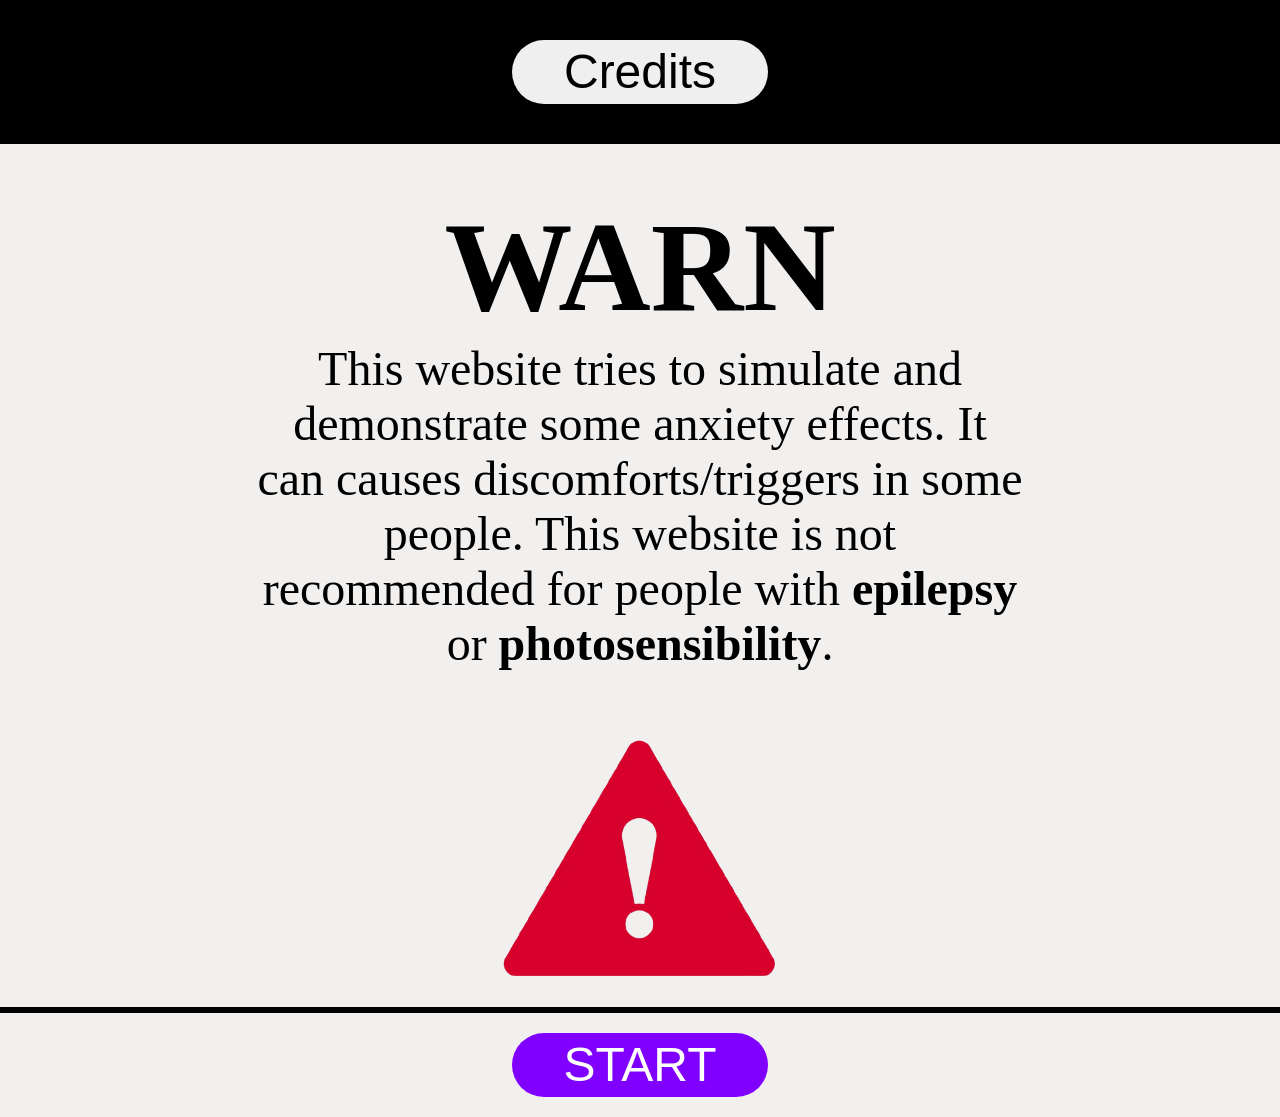
<file: index.html>
<!DOCTYPE html>
<html lang="en">
<head>
    <meta charset="UTF-8">
    <meta name="viewport" content="width=device-width, initial-scale=1.0">
    <title>Website About Anxiety</title>
    <link rel="stylesheet" href="./src/styles/style.home.css">
</head>
<body>
    <div class="navbar">
        <button class="button-credits"><a href="./credits.html">Credits</a></button>
    </div>
    <h1>WARN</h1>

    <p>
        
        This website tries to simulate and demonstrate some anxiety effects.
        It can causes discomforts/triggers in some people.
        This website is not recommended for people with <span class="bold">epilepsy</span> or <span class="bold">photosensibility</span>.

    </p>

    <img src="../src/img/Warn.png" alt="">
    <div class="line">
        <button class="start"><a href="./pages/games/mg1/minigame1.html">START</a></button>
    </div>
        
</body>
</html>
</file>
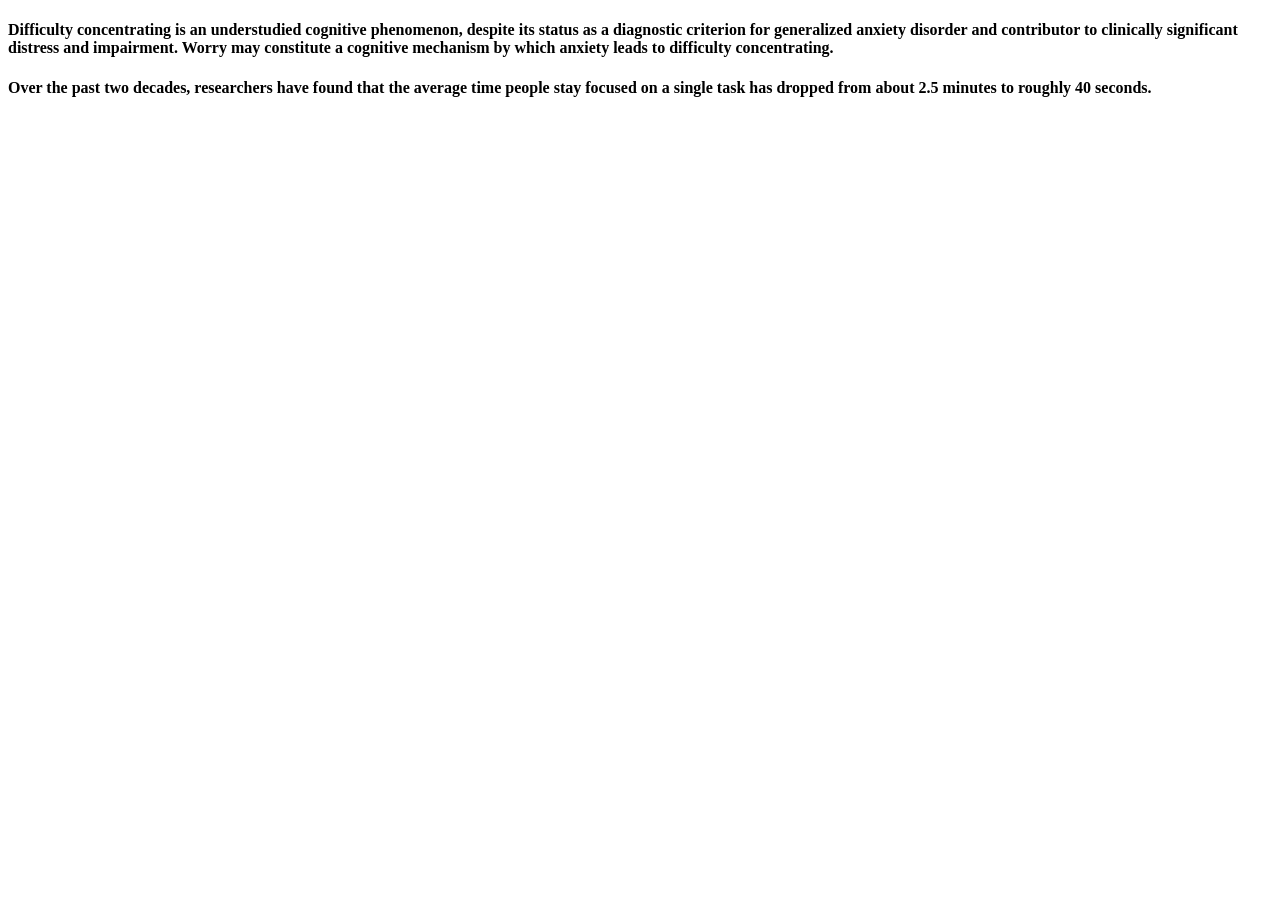
<file: textPage/mainPage.html>
<!DOCTYPE html>
<html lang="en">
<head>
    <meta charset="UTF-8">
    <meta name="viewport" content="width=device-width, initial-scale=1.0">
    <title>Document</title>
</head>
<body>
    
    <h4>
        
        Difficulty concentrating is an understudied cognitive phenomenon,
        despite its status as a diagnostic criterion for generalized anxiety
        disorder and contributor to clinically significant distress and impairment.
        Worry may constitute a cognitive mechanism by which
        anxiety leads to difficulty concentrating.
    
    </h4>

    <h4>

        Over the past two decades, researchers have found that the average
        time people stay focused on a single task has dropped from
        about 2.5 minutes to roughly 40 seconds.

    </h4>

</body>
</html>
</file>
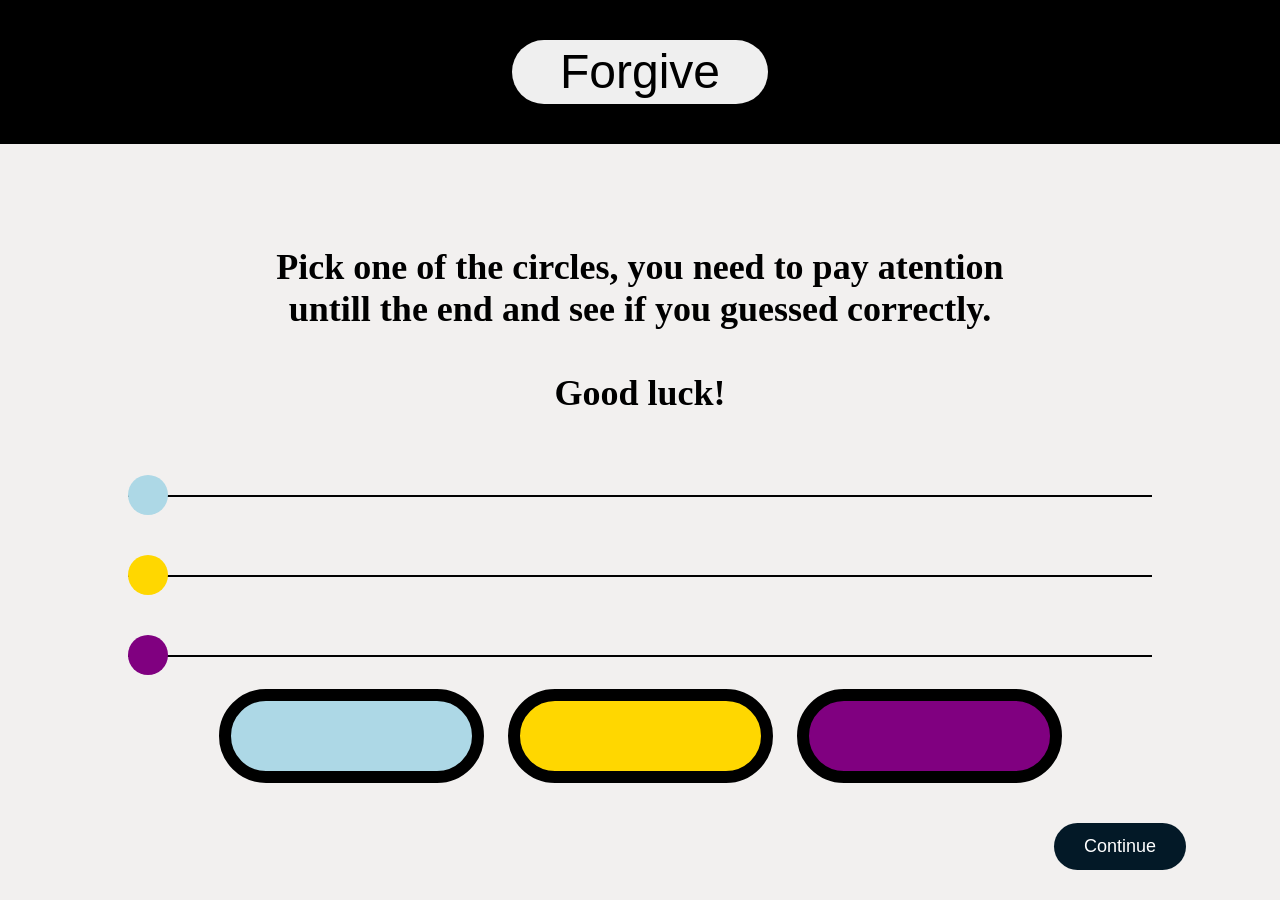
<file: minigames/mg1/minigame1.html>
<!doctype html>
<html lang="en">
  <head>
    <meta charset="UTF-8" />
    <meta name="viewport" content="width=device-width, initial-scale=1.0" />
    <title>Corrida das Cores</title>
    <link rel="stylesheet" href="./minigame1.css" />
  </head>
  <body>
    <div class="navbar">
      <button class="button-forgive">
        <a href="../../home/index.home.html">Forgive</a>
      </button>
    </div>

    <h4>
      Pick one of the circles, you need to pay atention
      <br />
      untill the end and see if you guessed correctly.
      <br/><br/>
      Good luck!
    </h4>

    <div class="track">
      <div class="line">
        <div class="ball blue"></div>
      </div>
      <div class="line">
        <div class="ball yellow"></div>
      </div>
      <div class="line">
        <div class="ball purple"></div>
      </div>
    </div>

    <div>
      <button class="blue button-race" disabled onclick="startRace('blue')"></button>
      <button class="yellow button-race" onclick="startRace('yellow')"></button>
      <button class="purple button-race" onclick="startRace('purple')"></button>
    </div>

    <button id="next1" class="button-continue" disabled >Continue</button>

    <script src="./minigame1.js"></script>
  </body>
</html>
</file>
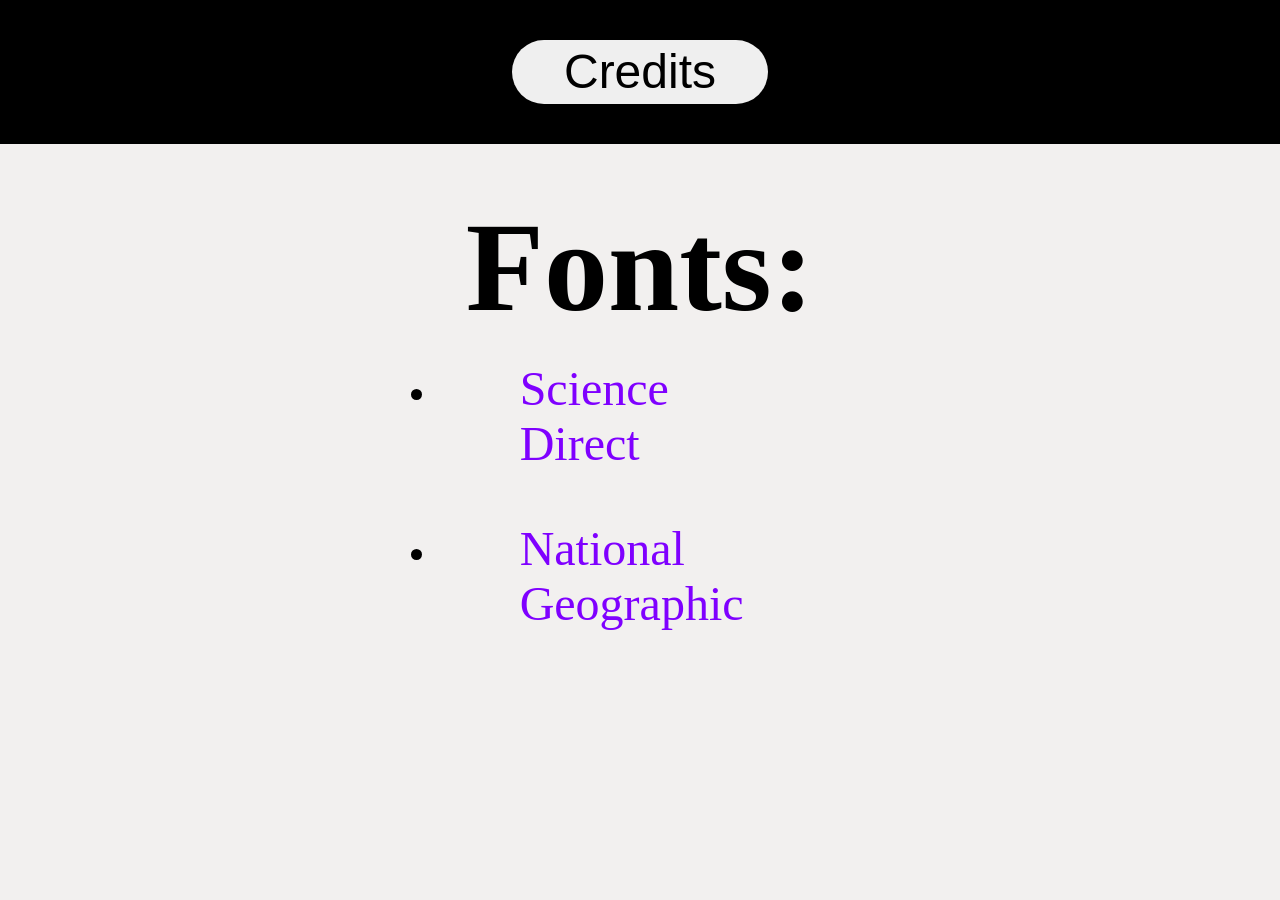
<file: pages/textPages/fonts.html>
<!doctype html>
<html lang="en">
  <head>
    <meta charset="UTF-8" />
    <meta name="viewport" content="width=device-width, initial-scale=1.0" />
    <title>Document</title>
    <link rel="stylesheet" href="../../src/styles/style.home.css" />
  </head>
  <body>
    <div class="navbar">
      <button class="button-credits">
        <a href="./credits.html">Credits</a>
      </button>
    </div>
    <h1>Fonts:</h1>

    <ul>
      <li>
        <p>
          <a
            href="https://www.sciencedirect.com/science/article/pii/S0005789425000073"
            >Science Direct</a
          >
        </p>
      </li>
      <li>
        <p>
          <a
            href="https://www.nationalgeographic.com/health/article/attention-spans-shrinking-how-to-regain"
            >National Geographic</a
          >
        </p>
      </li>
    </ul>
  </body>
</html>
</file>
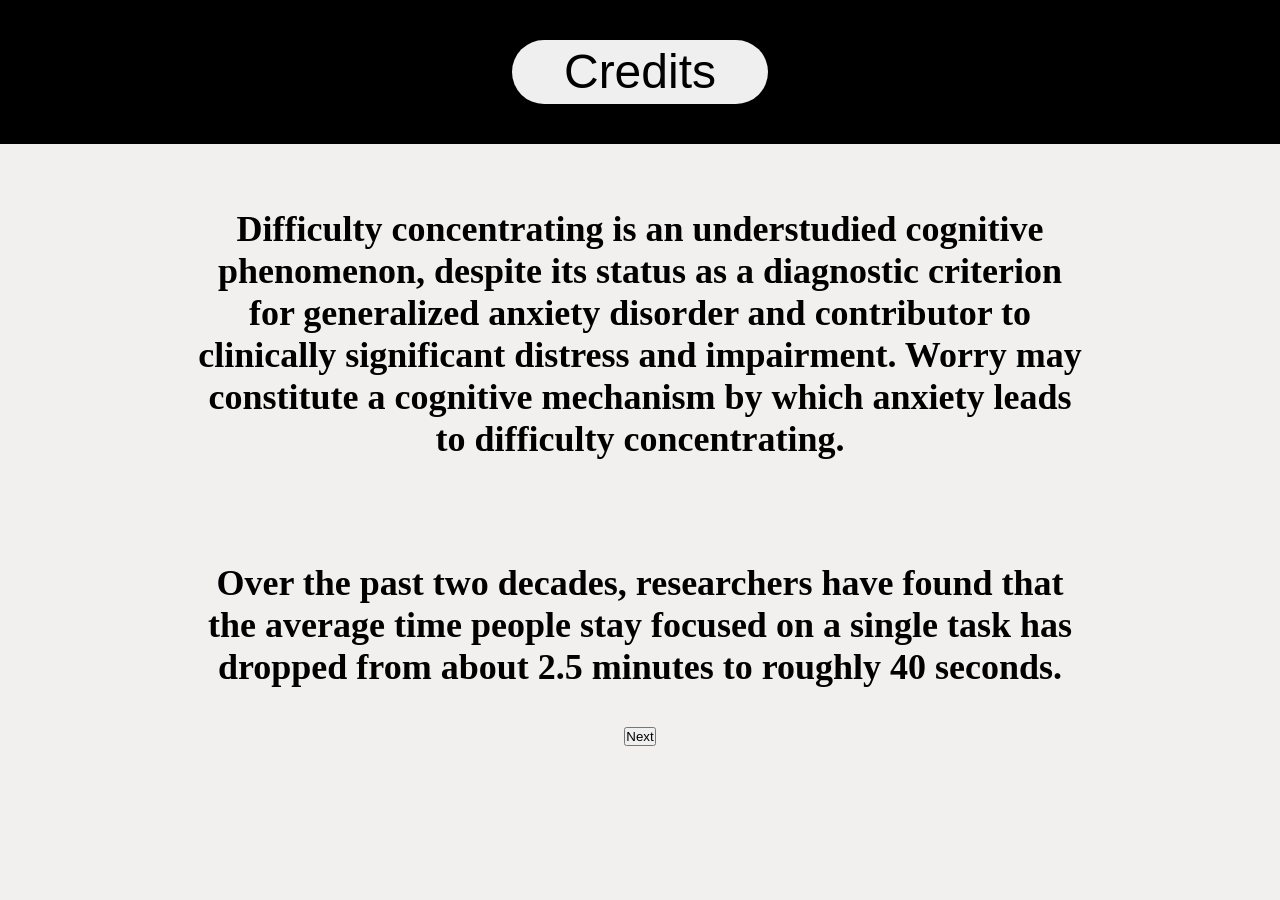
<file: pages/textPages/mainPage.html>
<!DOCTYPE html>
<html lang="en">
<head>
    <meta charset="UTF-8">
    <meta name="viewport" content="width=device-width, initial-scale=1.0">
    <title>Document</title>
    <link rel="stylesheet" href="../../src/styles/style.home.css">
</head>
<body>
    
    <div class="navbar">
      <button class="button-credits">
        <a href="./credits.html">Credits</a>
      </button>
    </div>

    <h4>
        
        Difficulty concentrating is an understudied cognitive phenomenon,
        despite its status as a diagnostic criterion for generalized anxiety
        disorder and contributor to clinically significant distress and impairment.
        Worry may constitute a cognitive mechanism by which
        anxiety leads to difficulty concentrating.
    
    </h4>

    <h4>

        Over the past two decades, researchers have found that the average
        time people stay focused on a single task has dropped from
        about 2.5 minutes to roughly 40 seconds.

    </h4>

    
    <button class="button-next" onclick="window.location.href='../../../index.html'" >Next</button>

</body>
</html>
</file>
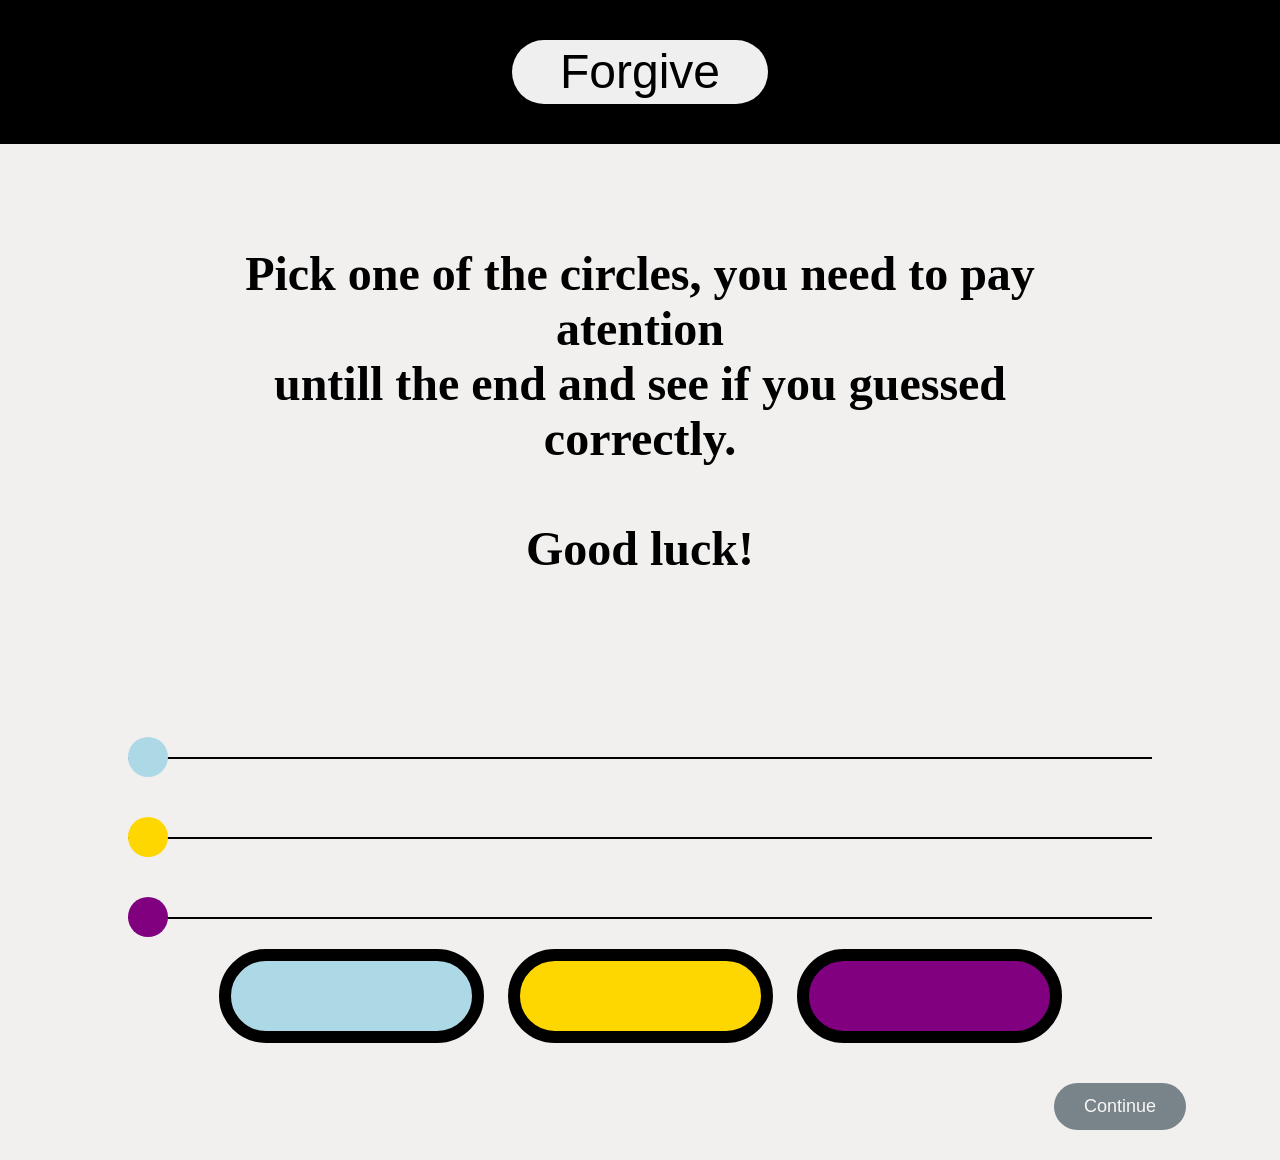
<file: pages/games/mg1/minigame1.html>
<!doctype html>
<html lang="en">
  <head>
    <meta charset="UTF-8" />
    <meta name="viewport" content="width=device-width, initial-scale=1.0" />
    <title>Corrida das Cores</title>
    <link rel="stylesheet" href="../../../src/styles/minigame.css"/>
  </head>
  <body>
    <div class="navbar">
      <button class="button-forgive">
        <a href="../../home/index.home.html">Forgive</a>
      </button>
    </div>

    <h4>
      Pick one of the circles, you need to pay atention
      <br />
      untill the end and see if you guessed correctly.
      <br/><br/>
      Good luck!
    </h4>

    <div class="track">
      <div class="line">
        <div class="ball blue"></div>
      </div>
      <div class="line">
        <div class="ball yellow"></div>
      </div>
      <div class="line">
        <div class="ball purple"></div>
      </div>
    </div>

    <div>
      <button class="blue button-race" onclick="startRace('blue')"></button>
      <button class="yellow button-race" onclick="startRace('yellow')"></button>
      <button class="purple button-race" onclick="startRace('purple')"></button>
    </div>

    <button id="next1" class="button-continue" disabled >Continue</button>

    <script src="./minigame1.js"></script>
  </body>
</html>
</file>
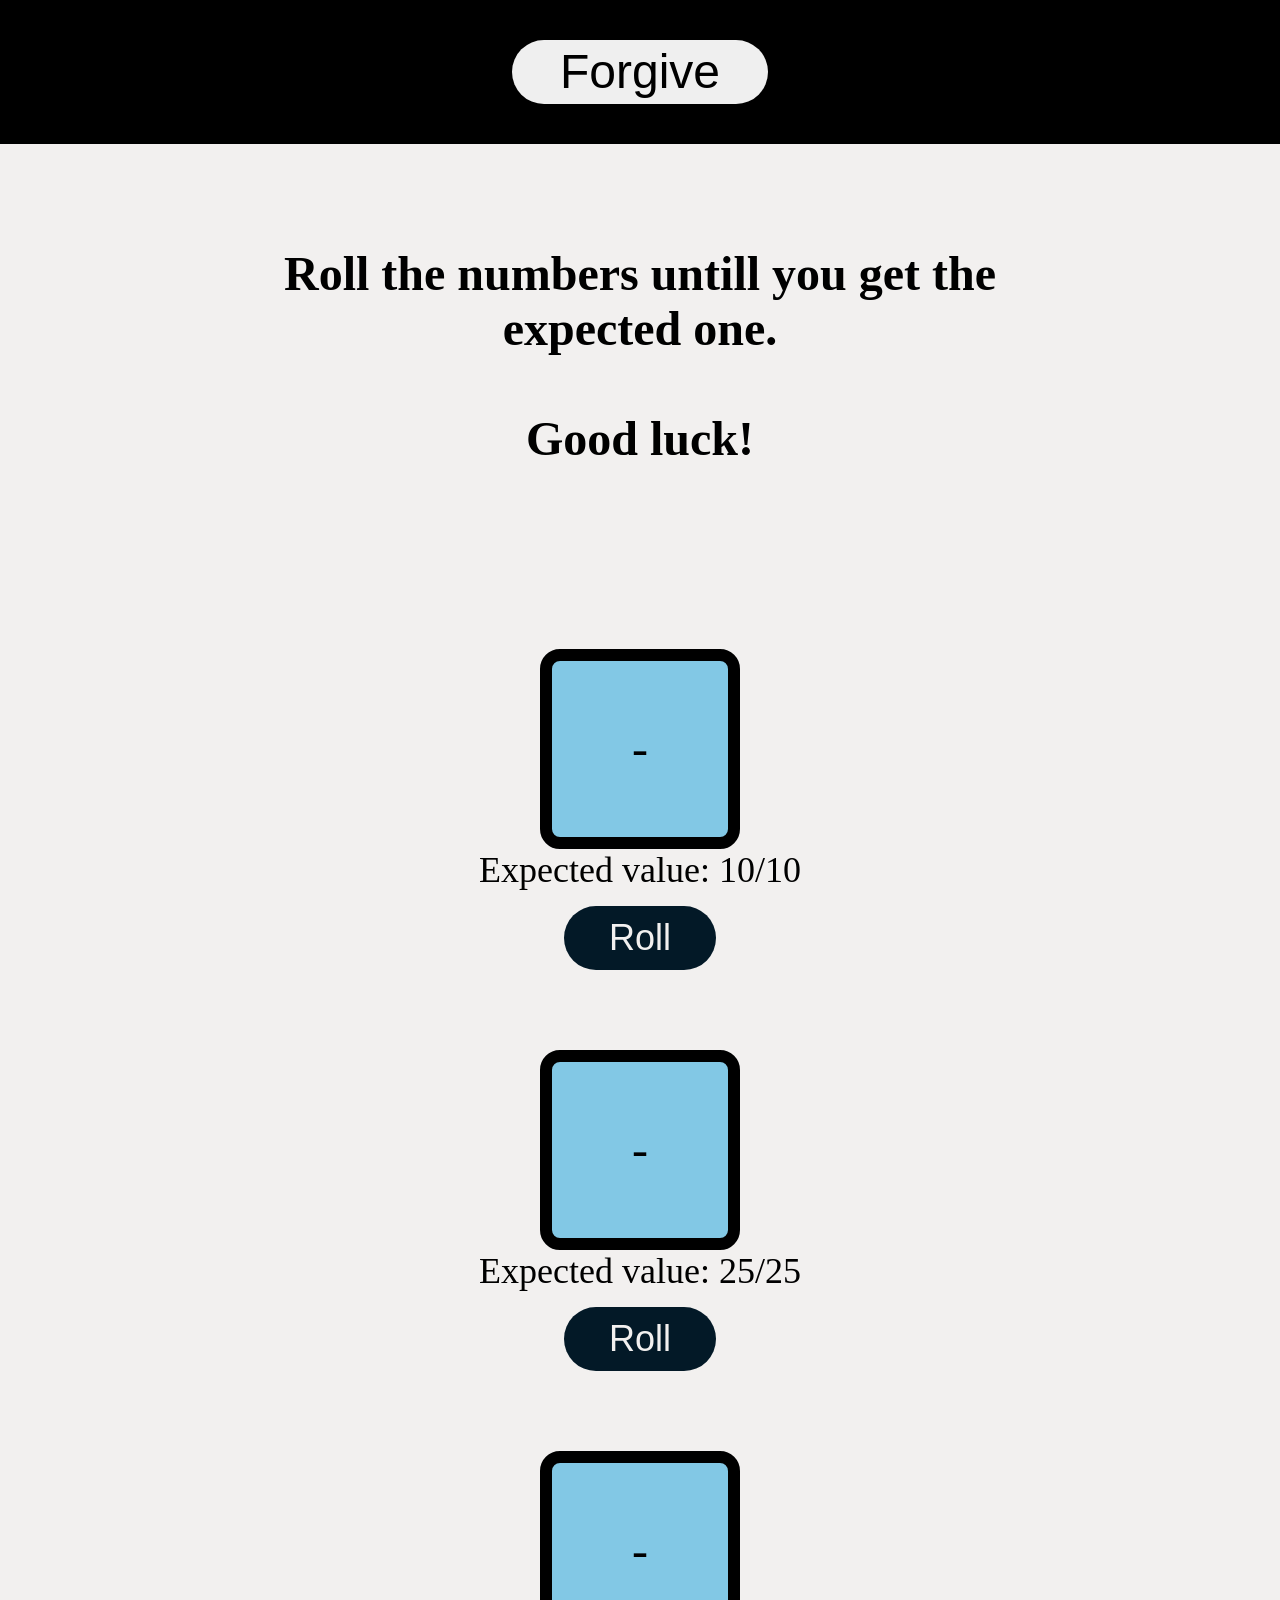
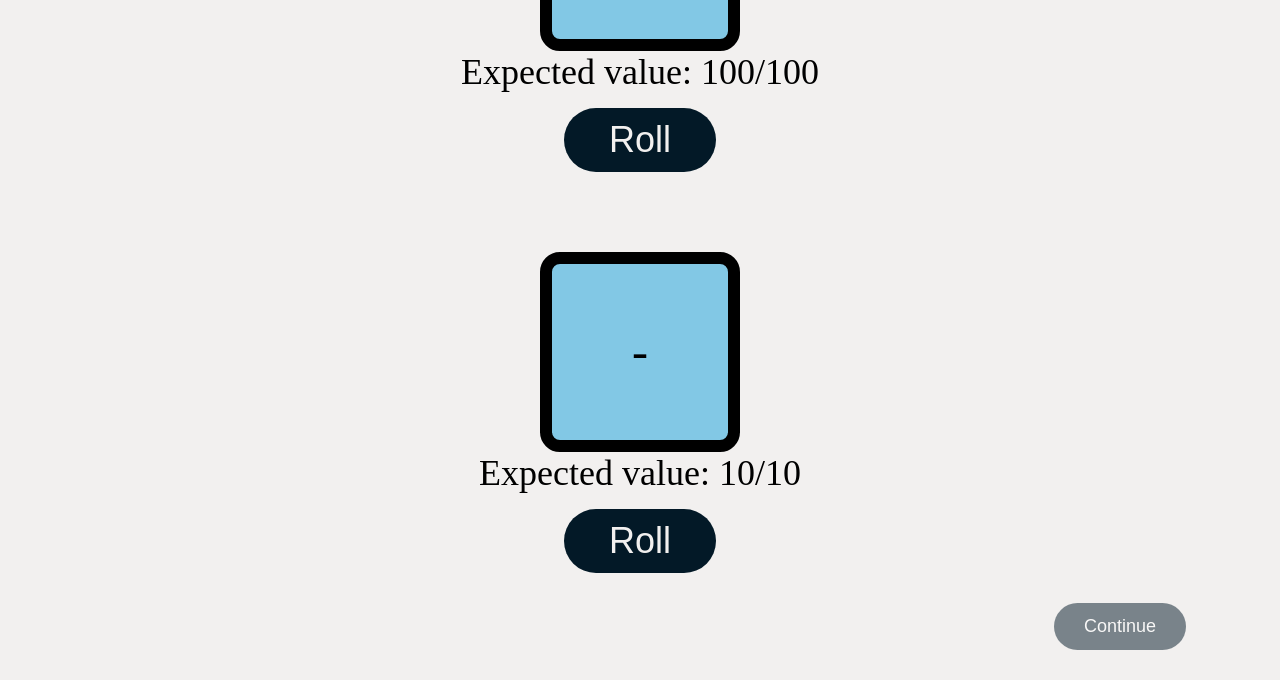
<file: pages/games/mg2/minigame2.html>
<!doctype html>
<html lang="en">
  <head>
    <meta charset="UTF-8" />
    <meta name="viewport" content="width=device-width, initial-scale=1.0" />
    <title>Lucky test</title>
    <link rel="stylesheet" href="../../../src/styles/minigame.css">
  </head>
  <body>
    <div class="navbar">
      <button class="button-forgive">
        <a href="../../home/index.home.html">Forgive</a>
      </button>
    </div>

    <h4>
      Roll the numbers untill you get the expected one.
      <br> <br>
      Good luck!
    </h4>

  </body>

  <div id="slot1" class="slots"> - </div>
  <p class="expectedValue">Expected value: 10/10</p>
  <button id="roll1" class="roll" onclick="jackpot(10, 'slot1')">Roll</button>

  <div id="slot2" class="slots"> - </div>
  <p class="expectedValue">Expected value: 25/25</p>
  <button id="roll2" class="roll" onclick="jackpot(25, 'slot2')">Roll</button>

  <div id="slot3" class="slots"> - </div>
  <p class="expectedValue">Expected value: 100/100</p>
  <button id="roll3" class="roll" onclick="jackpot(100, 'slot3')">Roll</button>

  <div id="slot4" class="slots"> - </div>
  <p id="prompt" class="expectedValue">Expected value: 10/10</p>
  <button id="roll4" class="roll" onclick="fakeJackpot()">Roll</button>

    <button id="next2" class="button-continue" disabled >Continue</button>

  <script src="./minigame2.js"></script>

</html>
</file>
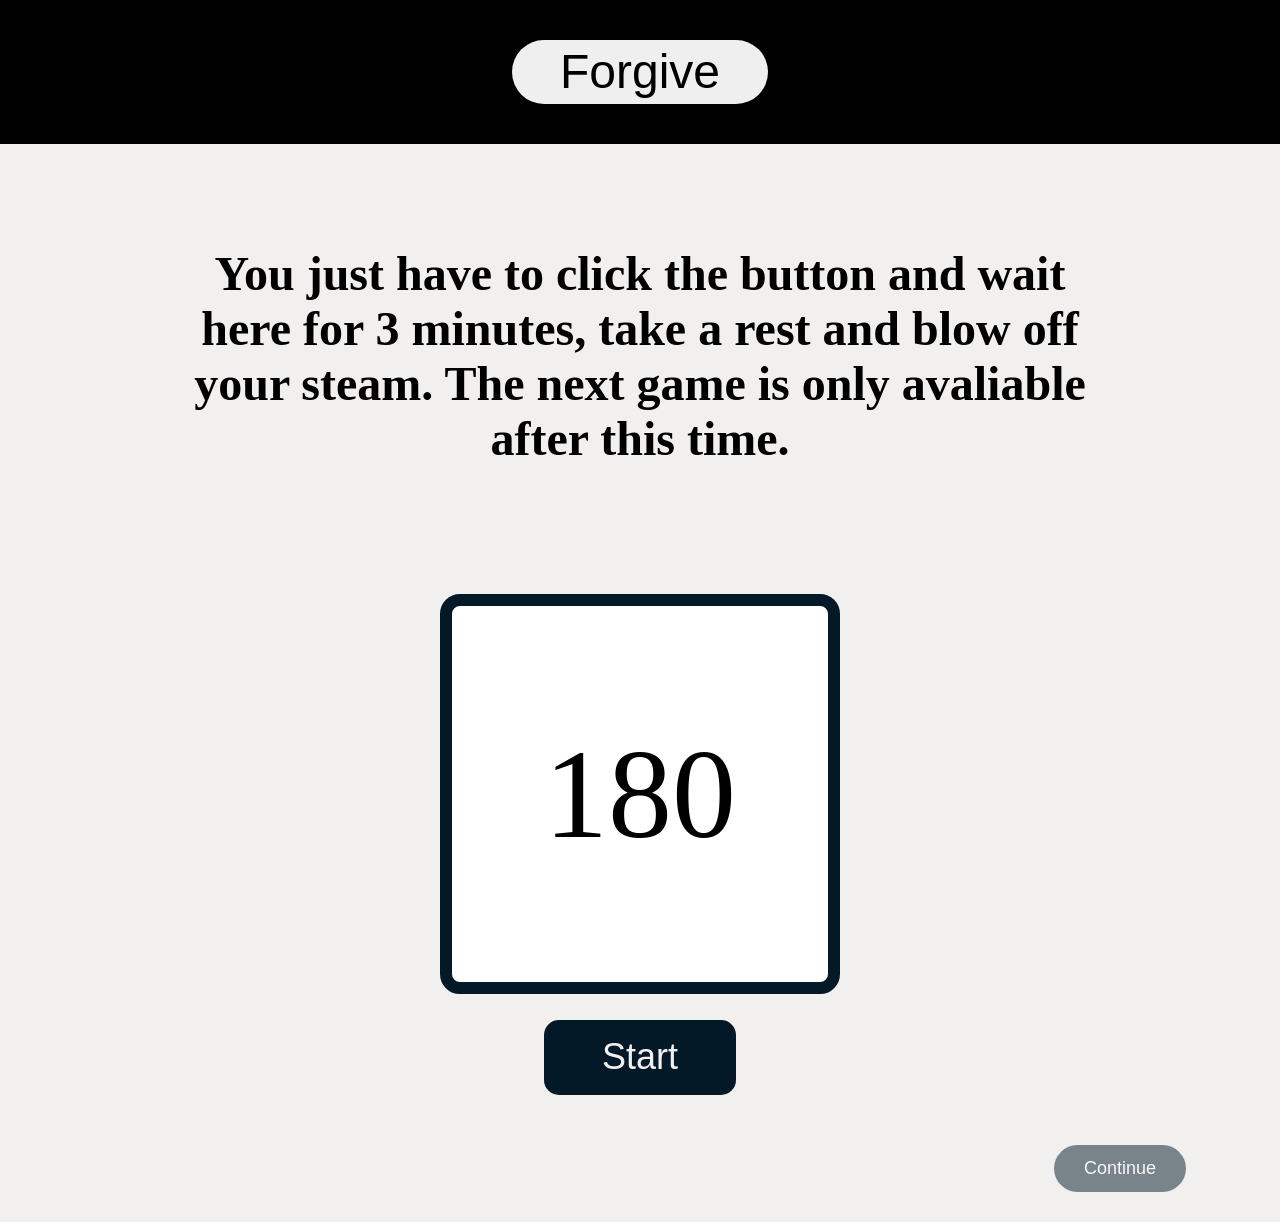
<file: pages/games/mg3/minigame3.html>
<!doctype html>
<html lang="en">
  <head>
    <meta charset="UTF-8" />
    <meta name="viewport" content="width=device-width, initial-scale=1.0" />
    <title>Corrida das Cores</title>
    <link rel="stylesheet" href="../../../src/styles/minigame.css" />
  </head>
  <body>
    <div class="navbar">
      <button class="button-forgive">
        <a href="../../home/index.home.html">Forgive</a>
      </button>
    </div>

    <h4>

      You just have to click the button and wait here for 3 minutes,
      take a rest and blow off your steam.
      The next game is only avaliable after this time.

    </h4>

    <div class="timerDisplay">
      <p>180</p>
    </div>

    <button class="start" id="start">Start</button>
    <button id="next3" class="button-continue" disabled>Continue</button>

    <script src="./minigame3.js"></script>
  </body>
</html>
</file>
<file: src/styles/style.home.css>
:root {
  --blackInk: #031927;
  --SkyBlue: #82c8e5;
  --whiteSmoke: #f2f0ef;
  --eletricPurple: #7f00ff; /* Corrigi a cor aqui */
  --vibrantYellow: #ffde21; /* Corrigi a cor aqui */
} /* Sem o ponto e vírgula aqui! */

* {
  margin: 0;
  padding: 0;
  box-sizing: border-box;
}

a {
  text-decoration: none; /* Remove o sublinhado */
  color: inherit; /* Faz o link assumir a cor do texto ao redor (preto, por exemplo) */
}

body {
  background-color: var(--whiteSmoke);
  min-height: 100vh;
  display: flex;
  flex-direction: column;
  align-items: center; /* Centraliza horizontalmente */
  text-align: center;
}

.navbar {
  font-family: "Judson";
  background-color: black;
  color: white;
  padding: 20px;
  width: 100%;
}

h1 {
  margin-top: 50px;
  font-size: 128px;
  width: 100%;
}

p {
  padding-left: 20%;
  padding-right: 20%;
  margin-bottom: 50px;
  font-size: 48px;
  width: 100%;
}

.button-credits,
.start {
  display: inline-block; /* Garante que respeitem as margens */
  margin: 20px auto; /* Centraliza o botão */
  width: 256px;
  height: 64px;
  border-radius: 100px;
  border: 0;
  font-size: 48px;
  cursor: pointer;
  text-decoration: none; /* Caso use tag <a> */
  line-height: 64px; /* Centraliza o texto dentro do botão */
  margin-top: 20px;
}

.start {
  background-color: var(--eletricPurple);
  color: white;
}

img {
  width: 286px;
}

.bold {
  font-weight: bold;
}

.line {
  width: 100%;
  border-top: solid black 6px;
}

/* Creditos */

table {
  margin-top: 5%;
}

td {
  padding-left: 200px;
  padding-right: 200px;
}

.text {
  font-size: 56px;
  margin-top: 5%;
}

h2 {
  font-size: 64px;
}

h3 {
  font-size: 48px;
  opacity: 50%;
}

.fotosPerfil {
  border-radius: 100%;
}
li {
  font-size: 36px;
  margin-top: 20px;
  text-align: justify;
}

li p {
  color: var(--eletricPurple);
  text-align: justify;
}
h4 {

  font-size: 36px;
  margin: 5% 15% 3% 15%;
  text-align: center;
}
</file>
<file: minigames/mg1/minigame1.css>
:root {
  --blackInk: #031927;
  --SkyBlue: #82c8e5;
  --whiteSmoke: #f2f0ef;
  --eletricPurple: #7f00ff; /* Corrigi a cor aqui */
  --vibrantYellow: #ffde21; /* Corrigi a cor aqui */
} /* Sem o ponto e vírgula aqui! */

* {
  margin: 0;
  padding: 0;
  box-sizing: border-box;
}

a {
  text-decoration: none; /* Remove o sublinhado */
  color: inherit; /* Faz o link assumir a cor do texto ao redor (preto, por exemplo) */
}

body {
  background-color: var(--whiteSmoke);
  min-height: 100vh;
  display: flex;
  flex-direction: column;
  align-items: center; /* Centraliza horizontalmente */
  text-align: center;
}

.navbar {
  font-family: "Judson";
  background-color: black;
  color: white;
  padding: 20px;
  width: 100%;
}

.button-forgive,
.start {
  display: inline-block; /* Garante que respeitem as margens */
  margin: 20px auto; /* Centraliza o botão */
  width: 256px;
  height: 64px;
  border-radius: 100px;
  border: 0;
  font-size: 48px;
  cursor: pointer;
  text-decoration: none; /* Caso use tag <a> */
  line-height: 64px; /* Centraliza o texto dentro do botão */
  margin-top: 20px;
}

h4 {
  margin-top: 8%;
  font-size: 36px;
}

.track {
  width: 80%;
  margin: auto;
}

.line {
  position: relative;
  height: 60px;
  border-bottom: 2px solid black;
  margin: 20px 0;
}

.ball {
  width: 40px;
  height: 40px;
  border-radius: 50%;
  top: 10px;
  left: 0;
  position: absolute;
  top: calc(100% - 20px);
}

.blue {
  background: lightblue;
}
.yellow {
  background: gold;
}
.purple {
  background: purple;
}

.button-race {
  padding: 10px 20px;
  margin: 10px;
  border-radius: 400px;
  border: solid 12px black;
  width: 265px;
  height: 94px;
  cursor: pointer;
}

.button-race :disabled {
  opacity: 20%;
  cursor: not-allowed;
}

.button-continue {
  margin-top: 30px;
  margin-left: 75%;
  margin-bottom: 30px;
  font-size: 18px;
  color: white;
  width: 132px;
  height: 47px;
  background-color: var(--blackInk);
  border: none;
  border-radius: 400px;
}
</file>
<file: src/styles/minigame.css>
:root {
  --blackInk: #031927;
  --SkyBlue: #82c8e5;
  --whiteSmoke: #f2f0ef;
  --eletricPurple: #7f00ff; /* Corrigi a cor aqui */
  --vibrantYellow: #ffde21; /* Corrigi a cor aqui */
} /* Sem o ponto e vírgula aqui! */

* {
  margin: 0;
  padding: 0;
  box-sizing: border-box;
}

a {
  text-decoration: none; /* Remove o sublinhado */
  color: inherit; /* Faz o link assumir a cor do texto ao redor (preto, por exemplo) */
}

body {
  background-color: var(--whiteSmoke);
  min-height: 100vh;
  display: flex;
  flex-direction: column;
  align-items: center; /* Centraliza horizontalmente */
  text-align: center;
}

.navbar {
  font-family: "Judson";
  background-color: black;
  color: white;
  padding: 20px;
  width: 100%;
}

.button-forgive,
.start {
  display: inline-block; /* Garante que respeitem as margens */
  margin: 20px auto; /* Centraliza o botão */
  width: 256px;
  height: 64px;
  border-radius: 100px;
  border: 0;
  font-size: 48px;
  cursor: pointer;
  text-decoration: none; /* Caso use tag <a> */
  line-height: 64px; /* Centraliza o texto dentro do botão */
  margin-top: 20px;
}

h4 {
  margin: 8% 15% 8% 15%;
  font-size: 48px;
}

.track {
  width: 80%;
  margin: auto;
}

.line {
  position: relative;
  height: 60px;
  border-bottom: 2px solid black;
  margin: 20px 0;
}

.ball {
  width: 40px;
  height: 40px;
  border-radius: 50%;
  top: 10px;
  left: 0;
  position: absolute;
  top: calc(100% - 20px);
}

.blue {
  background: lightblue;
}
.yellow {
  background: gold;
}
.purple {
  background: purple;
}

.button-race {
  padding: 10px 20px;
  margin: 10px;
  border-radius: 400px;
  border: solid 12px black;
  width: 265px;
  height: 94px;
  cursor: pointer;
}

.button-race :disabled {
  opacity: 20%;
  cursor: not-allowed;
}

.track {
  width: 80%;
  margin: auto;
}

.line {
  position: relative;
  height: 60px;
  border-bottom: 2px solid black;
  margin: 20px 0;
}

.ball {
  width: 40px;
  height: 40px;
  border-radius: 50%;
  top: 10px;
  left: 0;
  position: absolute;
  top: calc(100% - 20px);
}

.blue {
  background: lightblue;
}
.yellow {
  background: gold;
}
.purple {
  background: purple;
}

.button-race {
  padding: 10px 20px;
  margin: 10px;
  border-radius: 400px;
  border: solid 12px black;
  width: 265px;
  height: 94px;
  cursor: pointer;
}

.button-race :disabled {
  opacity: 20%;
  cursor: not-allowed;
}

.slots {
    font-size: 48px;
    display: flex;
    justify-content: center;
    align-items: center;
    border: solid 12px black;
    width: 200px;
    border-radius: 20px;
    height: 200px;
    gap: 40px; /* Espaçamento entre os slots */
    margin-top: 80px;
    background-color: var(--SkyBlue);
}

.roll {
  margin-top: 15px;
  color: var(--whiteSmoke);
  font-size: 36px;
  width: 152px;
  height: 64px;
  border: none;
  border-radius: 200px;
  background-color: var(--blackInk);
}

.correct {
  color: var(--vibrantYellow);
}

.expectedValue{
  font-size: 36px;
}

.timerDisplay {
  margin-top: 2%;
  background-color: white;
  width: 400px;
  height: 400px;
  border: solid 12px var(--blackInk);
  border-radius: 20px;
  font-size: 128px;
  display: flex;
  justify-content: center;
  align-items: center;
}

.atention{
  color: var(--eletricPurple);
  background-color: var(--vibrantYellow);
}

.button-continue {
  margin-top: 30px;
  margin-left: 75%;
  margin-bottom: 30px;
  font-size: 18px;
  color: white;
  width: 132px;
  height: 47px;
  background-color: var(--blackInk);
  border: none;
  border-radius: 400px;
}

.start{
  margin-top: 2%;
  color: var(--whiteSmoke);
  border: none;
  background-color: var(--blackInk);
  border-radius: 15px;
  width: 192px;
  height: 75px;
  font-size: 36px;
}

.button-continue:disabled {
  opacity: 50%;
}
</file>
